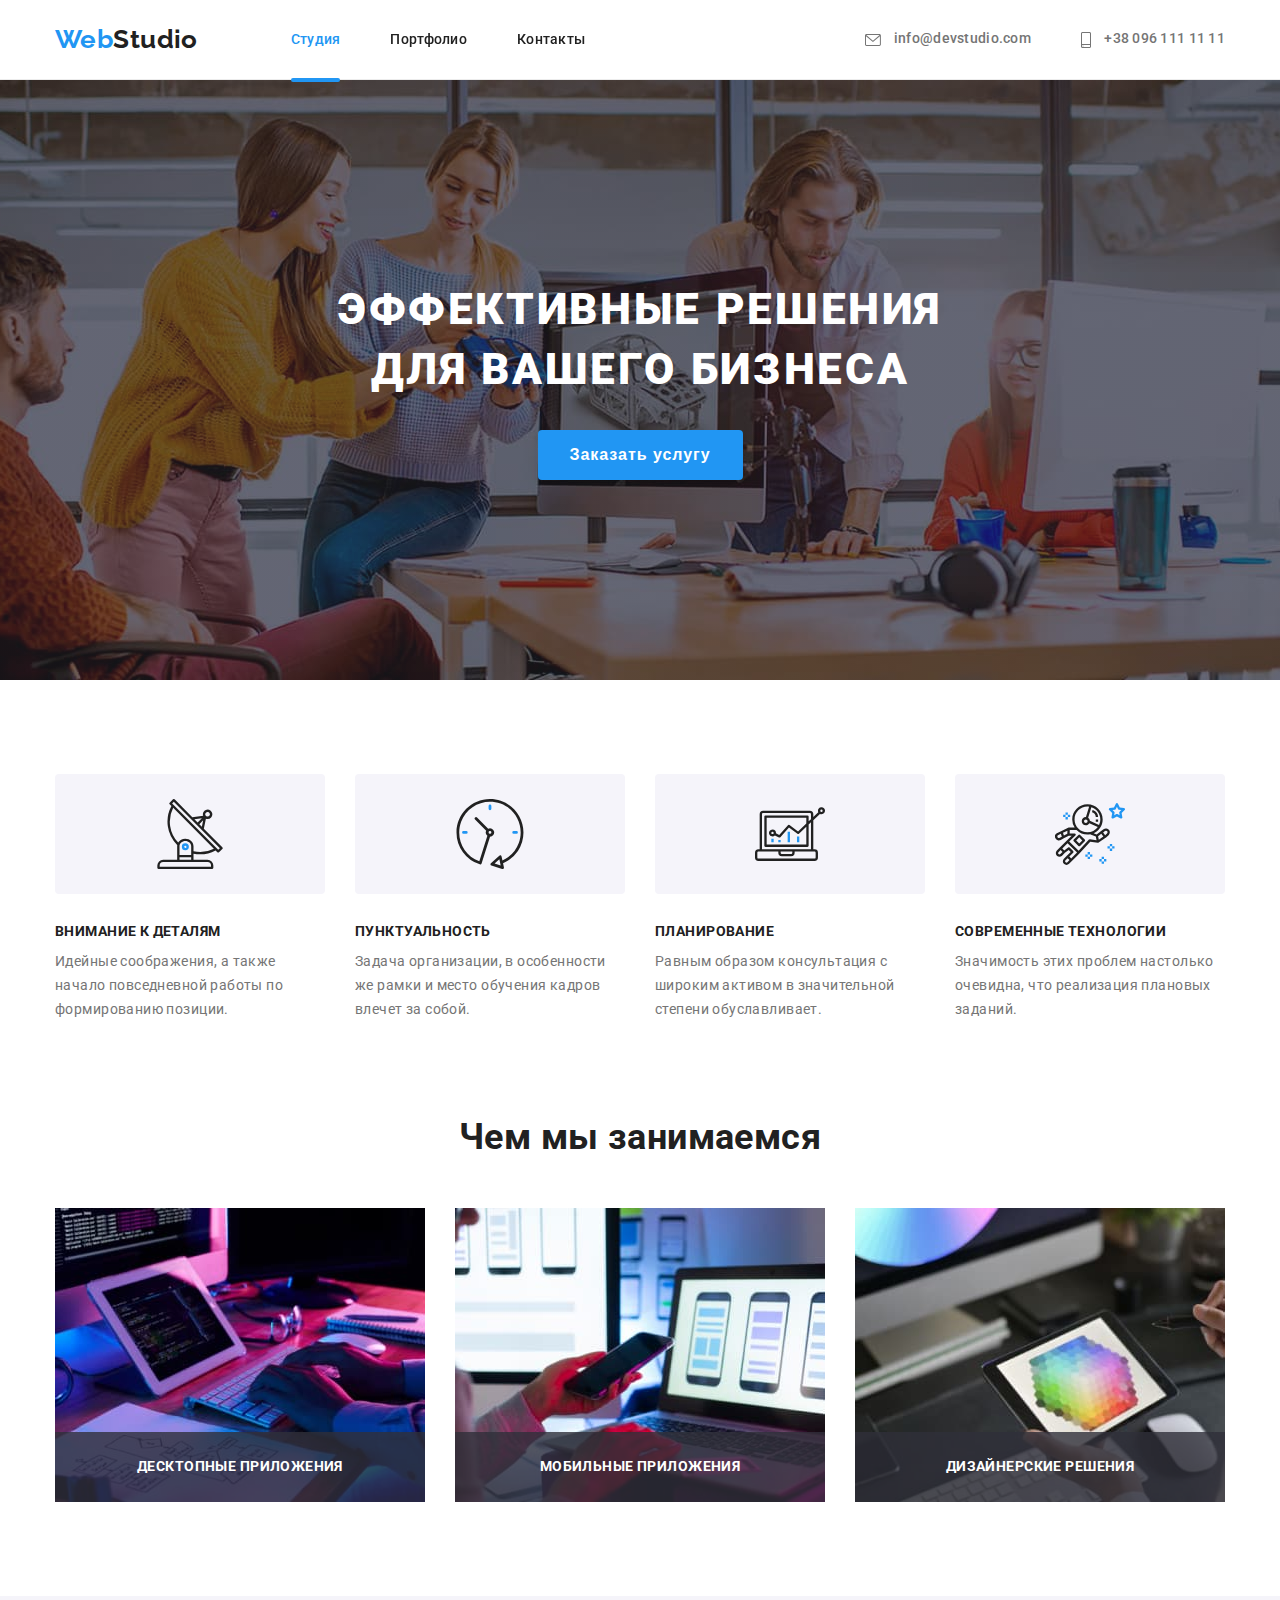
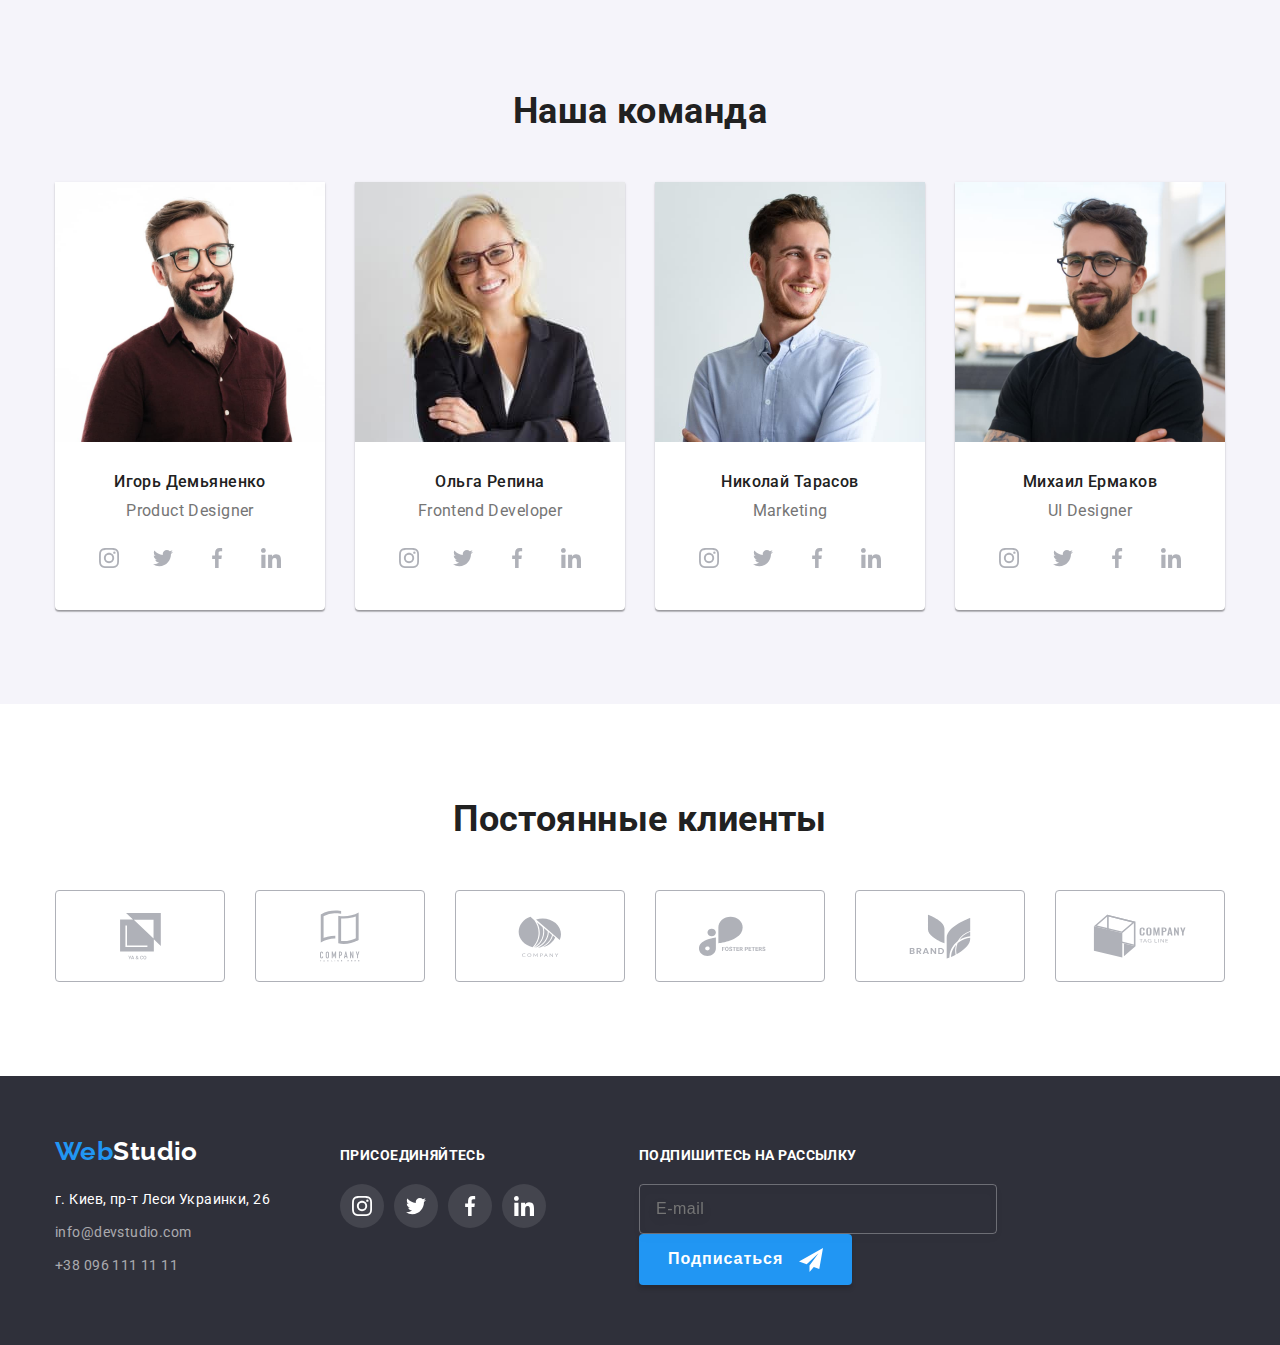
<file: index.html>
<!DOCTYPE html>
<html lang="ru">
  <head>
    <meta charset="UTF-8" />
    <meta http-equiv="X-UA-Compatible" content="IE=edge" />
    <meta name="viewport" content="width=device-width, initial-scale=1.0" />
    <title>Homework 6</title>
    <link rel="preconnect" href="https://fonts.gstatic.com" />
    <link
      href="https://fonts.googleapis.com/css2?family=Raleway:wght@700&family=Roboto:wght@400;500;700;900&display=swap"
      rel="stylesheet"
    />
    <link
      rel="stylesheet"
      href="https://cdnjs.cloudflare.com/ajax/libs/modern-normalize/1.0.0/modern-normalize.css"
      integrity="sha512-Zx6MlUMKSVJoQ+83OwhdILe8cSEsCzfqThJd7J/VA2UrK6Ctj85p+xzqfyuNXE5B1k25uUdmJ2OzItbBy9GHAQ=="
      crossorigin="anonymous"
    />
    <link rel="stylesheet" href="./css/styles.css" />
  </head>

  <body>
    <header class="header">
      <div class="container">
        <nav class="header-nav">
          <a lang="en" href="./index.html" class="link logo">
            <span class="blue-logo-part">Web</span>Studio
          </a>

          <ul class="site-nav list">
            <li class="item"><a href="" class="link current">Студия</a></li>
            <li class="item">
              <a href="./portfolio.html" class="link">Портфолио</a>
            </li>
            <li class="item"><a href="" class="link">Контакты</a></li>
          </ul>
        </nav>

        <ul class="address-nav list">
          <li class="item">
            <a lang="en" href="mailto:info@devstudio.com" class="link">
              <svg class="icon" width="16" height="12">
                <use href="./images/icons.svg#icon-envelope"></use>
              </svg>
              info@devstudio.com
            </a>
          </li>
          <li class="item">
            <a href="tel:+380961111111" class="link">
              <svg class="icon" width="10" height="16">
                <use href="./images/icons.svg#icon-smartphone"></use>
              </svg>
              +38 096 111 11 11</a
            >
          </li>
        </ul>
      </div>
    </header>

    <main>
      <section class="section hero">
        <div class="overlay">
          <div class="container">
            <h1 class="hero-title">
              Эффективные решения <br />
              для вашего бизнеса
            </h1>
            <button type="button" class="hero btn" data-modal-open>
              Заказать услугу
            </button>
          </div>
        </div>
      </section>

      <section class="section advantages">
        <div class="container">
          <h2 class="section-title visually-hidden">Наши преимущества</h2>
          <ul class="list">
            <li class="item">
              <div class="icon-wrapper">
                <svg class="icon" width="70" height="70">
                  <use href="./images/icons.svg#icon-antenna"></use>
                </svg>
              </div>
              <h3 class="item-title">Внимание к деталям</h3>
              <p class="item-content">
                Идейные соображения, а также начало повседневной работы по
                формированию позиции.
              </p>
            </li>
            <li class="item">
              <div class="icon-wrapper">
                <svg class="icon" width="70" height="70">
                  <use href="./images/icons.svg#icon-clock"></use>
                </svg>
              </div>
              <h3 class="item-title">Пунктуальность</h3>
              <p class="item-content">
                Задача организации, в особенности же рамки и место обучения
                кадров влечет за собой.
              </p>
            </li>
            <li class="item">
              <div class="icon-wrapper">
                <svg class="icon" width="70" height="70">
                  <use href="./images/icons.svg#icon-diagram"></use>
                </svg>
              </div>
              <h3 class="item-title">Планирование</h3>
              <p class="item-content">
                Равным образом консультация с широким активом в значительной
                степени обуславливает.
              </p>
            </li>
            <li class="item">
              <div class="icon-wrapper">
                <svg class="icon" width="70" height="70">
                  <use href="./images/icons.svg#icon-astronaut"></use>
                </svg>
              </div>
              <h3 class="item-title">Современные технологии</h3>
              <p class="item-content">
                Значимость этих проблем настолько очевидна, что реализация
                плановых заданий.
              </p>
            </li>
          </ul>
        </div>
      </section>

      <section class="section competence">
        <div class="container">
          <h2 class="section-title">Чем мы занимаемся</h2>
          <ul class="list">
            <li class="item">
              <img
                src="./images/image1.jpg"
                alt="Программист работающий за компьютером"
                width="370"
                height="294"
              />
              <div class="box">
                <h3 class="item-title">Десктопные приложения</h3>
              </div>
            </li>
            <li class="item">
              <img
                src="./images/image2.jpg"
                alt="Разработчик работающий над интерфейсом"
                width="370"
                height="294"
              />
              <div class="box">
                <h3 class="item-title">Мобильные приложения</h3>
              </div>
            </li>
            <li class="item">
              <img
                src="./images/image3.jpg"
                alt="Веб-дизайнер работающий с графическим планшетом"
                width="370"
                height="294"
              />
              <div class="box">
                <h3 class="item-title">Дизайнерские решения</h3>
              </div>
            </li>
          </ul>
        </div>
      </section>

      <section class="section team">
        <div class="container">
          <h2 class="section-title">Наша команда</h2>
          <ul class="list">
            <li class="item">
              <img
                class="item-image"
                src="./images/image4.jpg"
                alt="Игорь Демьяненко"
                width="270"
                height="260"
              />
              <div class="item-text-wrapper">
                <h3 class="item-title">Игорь Демьяненко</h3>
                <p lang="en" class="item-content">Product Designer</p>

                <ul class="socials-icon list">
                  <li class="icon-item">
                    <a
                      href=""
                      class="icon-wrapper link"
                      target="_blank"
                      rel="noopener noreferrer"
                      aria-label="Ссылка на Instagram"
                    >
                      <svg class="icon" width="20" height="20">
                        <use href="./images/icons.svg#icon-instagram"></use>
                      </svg>
                    </a>
                  </li>
                  <li class="icon-item">
                    <a
                      href=""
                      class="icon-wrapper link"
                      target="_blank"
                      rel="noopener noreferrer"
                      aria-label="Ссылка на Twitter"
                    >
                      <svg class="icon" width="20" height="20">
                        <use href="./images/icons.svg#icon-twitter"></use>
                      </svg>
                    </a>
                  </li>
                  <li class="icon-item">
                    <a
                      href=""
                      class="icon-wrapper link"
                      target="_blank"
                      rel="noopener noreferrer"
                      aria-label="Ссылка на Facebook"
                    >
                      <svg class="icon" width="20" height="20">
                        <use href="./images/icons.svg#icon-facebook"></use>
                      </svg>
                    </a>
                  </li>
                  <li class="icon-item">
                    <a
                      href=""
                      class="icon-wrapper link"
                      target="_blank"
                      rel="noopener noreferrer"
                      aria-label="Ссылка на LinkedIn"
                    >
                      <svg class="icon" width="20" height="20">
                        <use href="./images/icons.svg#icon-linkedin"></use>
                      </svg>
                    </a>
                  </li>
                </ul>
              </div>
            </li>
            <li class="item">
              <img
                class="item-image"
                src="./images/image5.jpg"
                alt="Ольга Репина"
                width="270"
                height="260"
              />
              <div class="item-text-wrapper">
                <h3 class="item-title">Ольга Репина</h3>
                <p class="item-content" lang="en">Frontend Developer</p>
                <ul class="socials-icon list">
                  <li class="icon-item">
                    <a
                      href=""
                      class="icon-wrapper link"
                      target="_blank"
                      rel="noopener noreferrer"
                      aria-label="Ссылка на Instagram"
                    >
                      <svg class="icon" width="20" height="20">
                        <use href="./images/icons.svg#icon-instagram"></use>
                      </svg>
                    </a>
                  </li>
                  <li class="icon-item">
                    <a
                      href=""
                      class="icon-wrapper link"
                      target="_blank"
                      rel="noopener noreferrer"
                      aria-label="Ссылка на Twitter"
                    >
                      <svg class="icon" width="20" height="20">
                        <use href="./images/icons.svg#icon-twitter"></use>
                      </svg>
                    </a>
                  </li>
                  <li class="icon-item">
                    <a
                      href=""
                      class="icon-wrapper link"
                      target="_blank"
                      rel="noopener noreferrer"
                      aria-label="Ссылка на Facebook"
                    >
                      <svg class="icon" width="20" height="20">
                        <use href="./images/icons.svg#icon-facebook"></use>
                      </svg>
                    </a>
                  </li>
                  <li class="icon-item">
                    <a
                      href=""
                      class="icon-wrapper link"
                      target="_blank"
                      rel="noopener noreferrer"
                      aria-label="Ссылка на LinkedIn"
                    >
                      <svg class="icon" width="20" height="20">
                        <use href="./images/icons.svg#icon-linkedin"></use>
                      </svg>
                    </a>
                  </li>
                </ul>
              </div>
            </li>
            <li class="item">
              <img
                class="item-image"
                src="./images/image6.jpg"
                alt="Николай Тарасов"
                width="270"
                height="260"
              />
              <div class="item-text-wrapper">
                <h3 class="item-title">Николай Тарасов</h3>
                <p class="item-content" lang="en">Marketing</p>
                <ul class="socials-icon list">
                  <li class="icon-item">
                    <a
                      href=""
                      class="icon-wrapper link"
                      target="_blank"
                      rel="noopener noreferrer"
                      aria-label="Ссылка на Instagram"
                    >
                      <svg class="icon" width="20" height="20">
                        <use href="./images/icons.svg#icon-instagram"></use>
                      </svg>
                    </a>
                  </li>
                  <li class="icon-item">
                    <a
                      href=""
                      class="icon-wrapper link"
                      target="_blank"
                      rel="noopener noreferrer"
                      aria-label="Ссылка на Twitter"
                    >
                      <svg class="icon" width="20" height="20">
                        <use href="./images/icons.svg#icon-twitter"></use>
                      </svg>
                    </a>
                  </li>
                  <li class="icon-item">
                    <a
                      href=""
                      class="icon-wrapper link"
                      target="_blank"
                      rel="noopener noreferrer"
                      aria-label="Ссылка на Facebook"
                    >
                      <svg class="icon" width="20" height="20">
                        <use href="./images/icons.svg#icon-facebook"></use>
                      </svg>
                    </a>
                  </li>
                  <li class="icon-item">
                    <a
                      href=""
                      class="icon-wrapper link"
                      target="_blank"
                      rel="noopener noreferrer"
                      aria-label="Ссылка на LinkedIn"
                    >
                      <svg class="icon" width="20" height="20">
                        <use href="./images/icons.svg#icon-linkedin"></use>
                      </svg>
                    </a>
                  </li>
                </ul>
              </div>
            </li>
            <li class="item">
              <img
                class="item-image"
                src="./images/image7.jpg"
                alt="Михаил Ермаков"
                width="270"
                height="260"
              />
              <div class="item-text-wrapper">
                <h3 class="item-title">Михаил Ермаков</h3>
                <p class="item-content" lang="en">UI Designer</p>
                <ul class="socials-icon list">
                  <li class="icon-item">
                    <a
                      href=""
                      class="icon-wrapper link"
                      target="_blank"
                      rel="noopener noreferrer"
                      aria-label="Ссылка на Instagram"
                    >
                      <svg class="icon" width="20" height="20">
                        <use href="./images/icons.svg#icon-instagram"></use>
                      </svg>
                    </a>
                  </li>
                  <li class="icon-item">
                    <a
                      href=""
                      class="icon-wrapper link"
                      target="_blank"
                      rel="noopener noreferrer"
                      aria-label="Ссылка на Twitter"
                    >
                      <svg class="icon" width="20" height="20">
                        <use href="./images/icons.svg#icon-twitter"></use>
                      </svg>
                    </a>
                  </li>
                  <li class="icon-item">
                    <a
                      href=""
                      class="icon-wrapper link"
                      target="_blank"
                      rel="noopener noreferrer"
                      aria-label="Ссылка на Facebook"
                    >
                      <svg class="icon" width="20" height="20">
                        <use href="./images/icons.svg#icon-facebook"></use>
                      </svg>
                    </a>
                  </li>
                  <li class="icon-item">
                    <a
                      href=""
                      class="icon-wrapper link"
                      target="_blank"
                      rel="noopener noreferrer"
                      aria-label="Ссылка на LinkedIn"
                    >
                      <svg class="icon" width="20" height="20">
                        <use href="./images/icons.svg#icon-linkedin"></use>
                      </svg>
                    </a>
                  </li>
                </ul>
              </div>
            </li>
          </ul>
        </div>
      </section>

      <section class="section clients">
        <div class="container">
          <h2 class="section-title">Постоянные клиенты</h2>
          <ul class="list">
            <li class="item">
              <a
                href="#"
                class="icon-wrapper link"
                target="_blank"
                rel="noopener noreferrer"
                aria-label="Ссылка на клиента №1"
              >
                <svg class="icon" width="41" height="46.7">
                  <use href="./images/icons.svg#icon-client1"></use>
                </svg>
              </a>
            </li>
            <li class="item">
              <a
                href="#"
                class="icon-wrapper link"
                target="_blank"
                rel="noopener noreferrer"
                aria-label="Ссылка на клиента №2"
              >
                <svg class="icon" width="40" height="52">
                  <use href="./images/icons.svg#icon-client2"></use>
                </svg>
              </a>
            </li>
            <li class="item">
              <a
                href="#"
                class="icon-wrapper link"
                target="_blank"
                rel="noopener noreferrer"
                aria-label="Ссылка на клиента №3"
              >
                <svg class="icon" width="43.46" height="41.18">
                  <use href="./images/icons.svg#icon-client3"></use>
                </svg>
              </a>
            </li>
            <li class="item">
              <a
                href="#"
                class="icon-wrapper link"
                target="_blank"
                rel="noopener noreferrer"
                aria-label="Ссылка на клиента №4"
              >
                <svg class="icon" width="84.44" height="40.62">
                  <use href="./images/icons.svg#icon-client4"></use>
                </svg>
              </a>
            </li>
            <li class="item">
              <a
                href="#"
                class="icon-wrapper link"
                target="_blank"
                rel="noopener noreferrer"
                aria-label="Ссылка на клиента №5"
              >
                <svg class="icon" width="62.54" height="45.43">
                  <use href="./images/icons.svg#icon-client5"></use>
                </svg>
              </a>
            </li>
            <li class="item">
              <a
                href="#"
                class="icon-wrapper link"
                target="_blank"
                rel="noopener noreferrer"
                aria-label="Ссылка на клиента №6"
              >
                <svg class="icon" width="93.79" height="43.93">
                  <use href="./images/icons.svg#icon-client6"></use>
                </svg>
              </a>
            </li>
          </ul>
        </div>
      </section>
    </main>

    <footer class="footer">
      <div class="container">
        <div class="first-wrapper">
          <a lang="en" href="./index.html" class="link logo"
            ><span class="blue-logo-part">Web</span>Studio</a
          >

          <address class="address-nav list">
            <p class="map address">г. Киев, пр-т Леси Украинки, 26</p>
            <a lang="en" href="mailto:info@devstudio.com" class="link"
              >info@devstudio.com</a
            >
            <a href="tel:+380961111111" class="link">+38 096 111 11 11</a>
          </address>
        </div>

        <div class="second-wrapper">
          <h3 class="item-title">присоединяйтесь</h3>
          <ul class="socials-icon list">
            <li class="icon-item">
              <a
                href=""
                class="icon-wrapper link"
                target="_blank"
                rel="noopener noreferrer"
                aria-label="Ссылка на Instagram"
              >
                <svg class="icon" width="20" height="20">
                  <use href="./images/icons.svg#icon-instagram"></use>
                </svg>
              </a>
            </li>
            <li class="icon-item">
              <a
                href=""
                class="icon-wrapper link"
                target="_blank"
                rel="noopener noreferrer"
                aria-label="Ссылка на Twitter"
              >
                <svg class="icon" width="20" height="20">
                  <use href="./images/icons.svg#icon-twitter"></use>
                </svg>
              </a>
            </li>
            <li class="icon-item">
              <a
                href=""
                class="icon-wrapper link"
                target="_blank"
                rel="noopener noreferrer"
                aria-label="Ссылка на Facebook"
              >
                <svg class="icon" width="20" height="20">
                  <use href="./images/icons.svg#icon-facebook"></use>
                </svg>
              </a>
            </li>
            <li class="icon-item">
              <a
                href=""
                class="icon-wrapper link"
                target="_blank"
                rel="noopener noreferrer"
                aria-label="Ссылка на LinkedIn"
              >
                <svg class="icon" width="20" height="20">
                  <use href="./images/icons.svg#icon-linkedin"></use>
                </svg>
              </a>
            </li>
          </ul>
        </div>

        <form class="form">
          <label class="form-label" for="mail">Подпишитесь на рассылку</label>
          <div class="form-field">
            <input type="email" name="mail" id="mail" placeholder="E-mail" />
            <button class="btn" type="submit">
              Подписаться
              <svg class="icon" width="24" height="24">
                <use href="./images/icons.svg#icon-plane"></use>
              </svg>
            </button>
          </div>
        </form>
      </div>
    </footer>

    <div class="backdrop is-hidden" data-modal>
      <div class="modal">
        <h3 class="modal-title">Оставьте свои данные, мы вам перезвоним</h3>
        <button type="button" class="btn-close" data-modal-close>
          <svg class="icon" width="11" height="11">
            <use href="./images/icons.svg#icon-close"></use>
          </svg>
        </button>

        <form class="modal-form" autocomplete="off">
          <div class="form-field">
            <label for="name" class="form-lable">Имя</label>
            <input
              class="form-input"
              type="text"
              name="name"
              id="name"
              required
              autofocus
            />
            <svg class="icon" width="18" height="18">
              <use href="./images/icons.svg#icon-person-black"></use>
            </svg>
          </div>

          <div class="form-field">
            <label for="tel" class="form-lable">Телефон</label>
            <input class="form-input" type="tel" name="tel" id="tel" required />
            <svg class="icon" width="18" height="18">
              <use href="./images/icons.svg#icon-phone-black"></use>
            </svg>
          </div>

          <div class="form-field">
            <label for="mail" class="form-lable">Почта</label>
            <input
              class="form-input"
              type="email"
              name="mail"
              id="mail"
              required
            />
            <svg class="icon" width="18" height="18">
              <use href="./images/icons.svg#icon-envelope-black"></use>
            </svg>
          </div>

          <div class="form-field">
            <label for="comment" class="form-lable">Комментарий</label>
            <textarea
              class="form-textarea"
              name="comment"
              placeholder="Введите текст"
              id="comment"
            ></textarea>
          </div>

          <div class="wrapper">

            <input
              class="form-checkbox"
              type="checkbox"
              name="policy"
              id="policy"
            />

            <div class="form-field checkbox">
              <label for="policy" class="form-lable">
              
                <div class="first-iconbox-wrapper">
                  <svg class="box-checked" width="16" height="15">
                    <use href="./images/icons.svg#icon-box-checked"></use>
                  </svg>
                </div>

                <div class="second-iconbox-wrapper">
                  <svg class="box" width="16" height="15">
                    <use href="./images/icons.svg#icon-box"></use>
                  </svg>
                </div>

                <!-- second type of checkbox -->
                <!-- <span class="iconbox-wrapper"></span> -->

                Соглашаюсь с рассылкой и принимаю
              </label>
              <a href="" class="link"> Условия договора</a>
            </div>

            <button class="disabled btn" type="submit">Отправить</button>
          </div>
        </form>
      </div>
    </div>

    <script src="./js/modal.js" type="module"></script>
    <script src="./js/headerFixed.js" type="module"></script>
  </body>
</html>
</file>
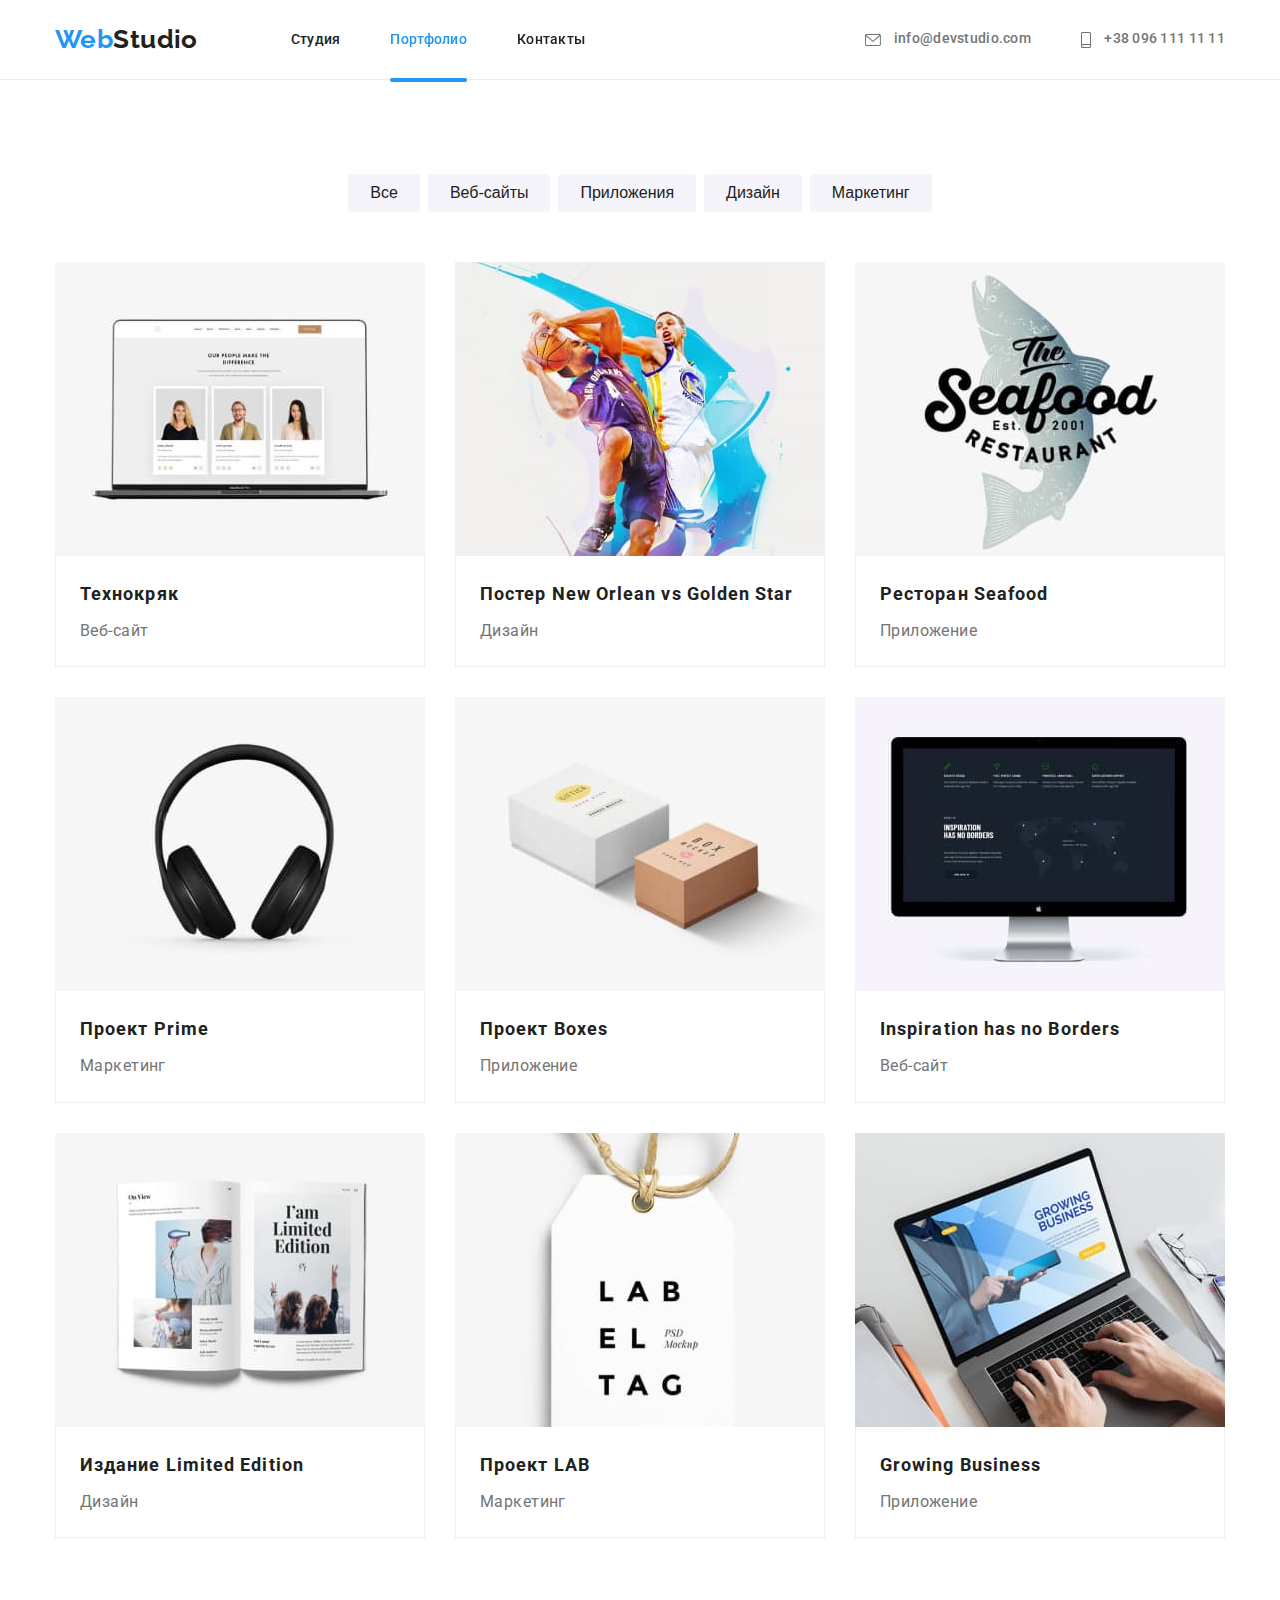
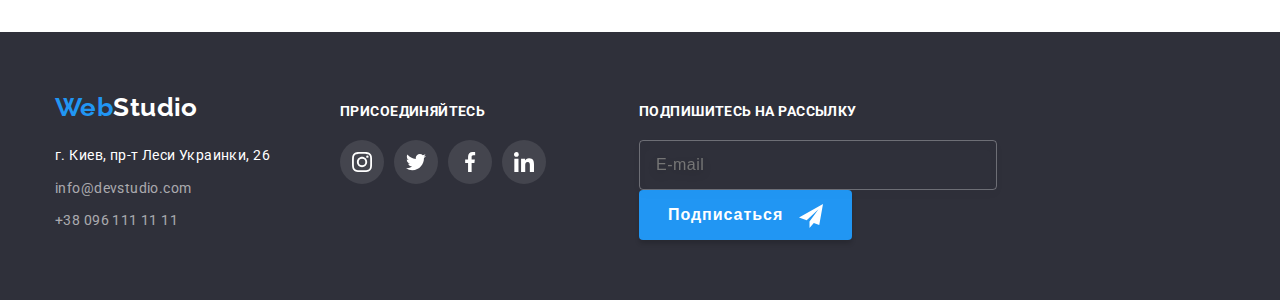
<file: portfolio.html>
<!DOCTYPE html>
<html lang="ru">
  <head>
    <meta charset="UTF-8" />
    <meta http-equiv="X-UA-Compatible" content="IE=edge" />
    <meta name="viewport" content="width=device-width, initial-scale=1.0" />
    <title>Homework 6</title>
    <link rel="preconnect" href="https://fonts.gstatic.com" />
    <link
      href="https://fonts.googleapis.com/css2?family=Raleway:wght@700&family=Roboto:wght@400;500;700;900&display=swap"
      rel="stylesheet"
    />
    <link
      rel="stylesheet"
      href="https://cdnjs.cloudflare.com/ajax/libs/modern-normalize/1.0.0/modern-normalize.css"
      integrity="sha512-Zx6MlUMKSVJoQ+83OwhdILe8cSEsCzfqThJd7J/VA2UrK6Ctj85p+xzqfyuNXE5B1k25uUdmJ2OzItbBy9GHAQ=="
      crossorigin="anonymous"
    />
    <link rel="stylesheet" href="./css/styles.css" />
  </head>
  <body>
    <header class="header">
      <div class="container">
        <nav class="header-nav">
          <a lang="en" href="./index.html" class="link logo">
            <span class="blue-logo-part">Web</span>Studio
          </a>

          <ul class="site-nav list">
            <li class="item"><a href="./index.html" class="link">Студия</a></li>
            <li class="item">
              <a href="" class="link current">Портфолио</a>
            </li>
            <li class="item"><a href="" class="link">Контакты</a></li>
          </ul>
        </nav>

        <ul class="address-nav list">
          <li class="item">
            <a lang="en" href="mailto:info@devstudio.com" class="link">
              <svg class="icon" width="16" height="12">
                <use href="./images/icons.svg#icon-envelope"></use>
              </svg>
              info@devstudio.com
            </a>
          </li>
          <li class="item">
            <a href="tel:+380961111111" class="link">
              <svg class="icon" width="10" height="16">
                <use href="./images/icons.svg#icon-smartphone"></use>
              </svg>
              +38 096 111 11 11</a
            >
          </li>
        </ul>
      </div>
    </header>

    <main>
      <section class="section filter">
        <div class="container">
          <h2 class="section-title visually-hidden">Наши работы</h2>
          <ul class="tab-nav list">
            <li class="item">
              <button type="button" class="filter btn">Все</button>
            </li>
            <li class="item">
              <button type="button" class="filter btn">Веб-сайты</button>
            </li>
            <li class="item">
              <button type="button" class="filter btn">Приложения</button>
            </li>
            <li class="item">
              <button type="button" class="filter btn">Дизайн</button>
            </li>
            <li class="item">
              <button type="button" class="filter btn">Маркетинг</button>
            </li>
          </ul>

          <ul class="page-nav list">
            <li class="item">
              <div class="image-thumb"> 
              <a href="" class="link">
                <img
                  src="./images/image8.jpg"
                  alt="Открытый ноутбук"
                  width="370"
                  height="294"
                />
                <div class="image-overlay">
                  <p class="overlay-content">Технокряк это современная площадка распространения коронавируса. Компании используют эту платформу для цифрового шпионажа и атак на защищённые сервера конкурентов.</p>
                </div>
              </div>
                <div class="half-border">
                  <h3 class="item-title">Технокряк</h3>
                  <p class="item-content">Веб-сайт</p>
                </div>
              </a>
            </li>
            <li class="item">
              <div class="image-thumb"> 
              <a href="" class="link">
                <img
                  src="./images/image9.jpg"
                  alt="Постер команд"
                  width="370"
                  height="294"
                />
                <div class="image-overlay">
                  <p class="overlay-content">Технокряк это современная площадка распространения коронавируса. Компании используют эту платформу для цифрового шпионажа и атак на защищённые сервера конкурентов.</p>
                </div>
              </div>
                <div class="half-border">
                  <h3 class="item-title">Постер New Orlean vs Golden Star</h3>
                  <p class="item-content">Дизайн</p>
                </div>
              </a>
            </li>
            <li class="item">
              <div class="image-thumb"> 
              <a href="" class="link">
                <img
                  src="./images/image10.jpg"
                  alt="Логотип ресторана"
                  width="370"
                  height="294"
                />
                <div class="image-overlay">
                  <p class="overlay-content">Технокряк это современная площадка распространения коронавируса. Компании используют эту платформу для цифрового шпионажа и атак на защищённые сервера конкурентов.</p>
                </div>
              </div>
                <div class="half-border">
                  <h3 class="item-title">Ресторан Seafood</h3>
                  <p class="item-content">Приложение</p>
                </div>
              </a>
            </li>
            <li class="item">
              <div class="image-thumb"> 
              <a href="" class="link">
                <img
                  src="./images/image11.jpg"
                  alt="Наушники"
                  width="370"
                  height="294"
                />
                <div class="image-overlay">
                  <p class="overlay-content">Технокряк это современная площадка распространения коронавируса. Компании используют эту платформу для цифрового шпионажа и атак на защищённые сервера конкурентов.</p>
                </div>
              </div>
                <div class="half-border">
                  <h3 class="item-title">Проект Prime</h3>
                  <p class="item-content">Маркетинг</p>
                </div>
              </a>
            </li>
            <li class="item">
              <div class="image-thumb"> 
              <a href="" class="link">
                <img
                  src="./images/image12.jpg"
                  alt="Коробки"
                  width="370"
                  height="294"
                />
                <div class="image-overlay">
                  <p class="overlay-content">Технокряк это современная площадка распространения коронавируса. Компании используют эту платформу для цифрового шпионажа и атак на защищённые сервера конкурентов.</p>
                </div>
              </div>
                <div class="half-border">
                  <h3 class="item-title">Проект Boxes</h3>
                  <p class="item-content">Приложение</p>
                </div>
              </a>
            </li>
            <li class="item">
              <div class="image-thumb"> 
              <a href="" class="link">
                <img
                  src="./images/image13.jpg"
                  alt="Компьютер"
                  width="370"
                  height="294"
                />
                <div class="image-overlay">
                  <p class="overlay-content">Технокряк это современная площадка распространения коронавируса. Компании используют эту платформу для цифрового шпионажа и атак на защищённые сервера конкурентов.</p>
                </div>
              </div>
                <div class="half-border">
                  <h3 class="item-title">Inspiration has no Borders</h3>
                  <p class="item-content">Веб-сайт</p>
                </div>
              </a>
            </li>
            <li class="item">
              <div class="image-thumb"> 
              <a href="" class="link">
                <img
                  src="./images/image14.jpg"
                  alt="Книга"
                  width="370"
                  height="294"
                />
                <div class="image-overlay">
                  <p class="overlay-content">Технокряк это современная площадка распространения коронавируса. Компании используют эту платформу для цифрового шпионажа и атак на защищённые сервера конкурентов.</p>
                </div>
              </div>
                <div class="half-border">
                  <h3 class="item-title">Издание Limited Edition</h3>
                  <p class="item-content">Дизайн</p>
                </div>
              </a>
            </li>
            <li class="item">
              <div class="image-thumb"> 
              <a href="" class="link">
                <img
                  src="./images/image15.jpg"
                  alt="Бирка"
                  width="370"
                  height="294"
                />
                <div class="image-overlay">
                  <p class="overlay-content">Технокряк это современная площадка распространения коронавируса. Компании используют эту платформу для цифрового шпионажа и атак на защищённые сервера конкурентов.</p>
                </div>
              </div>
                <div class="half-border">
                  <h3 class="item-title">Проект LAB</h3>
                  <p class="item-content">Маркетинг</p>
                </div>
              </a>
            </li>
            <li class="item">
              <div class="image-thumb"> 
              <a href="" class="link">
                <img
                  src="./images/image16.jpg"
                  alt="Ноутбук"
                  width="370"
                  height="294"
                />
                <div class="image-overlay">
                  <p class="overlay-content">Технокряк это современная площадка распространения коронавируса. Компании используют эту платформу для цифрового шпионажа и атак на защищённые сервера конкурентов.</p>
                </div>
              </div>
                <div class="half-border">
                  <h3 class="item-title">Growing Business</h3>
                  <p class="item-content">Приложение</p>
                </div>
              </a>
            </li>
          </ul>
        </div>
      </section>
    </main>

    <footer class="footer">
      <div class="container">
        <div class="first-wrapper">
          <a lang="en" href="./index.html" class="link logo"
            ><span class="blue-logo-part">Web</span>Studio</a
          >

          <address class="address-nav list">
            <p class="map address">г. Киев, пр-т Леси Украинки, 26</p>
            <a lang="en" href="mailto:info@devstudio.com" class="link"
              >info@devstudio.com</a
            >
            <a href="tel:+380961111111" class="link">+38 096 111 11 11</a>
          </address>
        </div>

        <div class="second-wrapper">
          <h3 class="item-title">присоединяйтесь</h3>
          <ul class="socials-icon list">
            <li class="icon-item">
              <a
                href=""
                class="icon-wrapper link"
                target="_blank"
                rel="noopener noreferrer"
                aria-label="Ссылка на Instagram"
              >
                <svg class="icon" width="20" height="20">
                  <use href="./images/icons.svg#icon-instagram"></use>
                </svg>
              </a>
            </li>
            <li class="icon-item">
              <a
                href=""
                class="icon-wrapper link"
                target="_blank"
                rel="noopener noreferrer"
                aria-label="Ссылка на Twitter"
              >
                <svg class="icon" width="20" height="20">
                  <use href="./images/icons.svg#icon-twitter"></use>
                </svg>
              </a>
            </li>
            <li class="icon-item">
              <a
                href=""
                class="icon-wrapper link"
                target="_blank"
                rel="noopener noreferrer"
                aria-label="Ссылка на Facebook"
              >
                <svg class="icon" width="20" height="20">
                  <use href="./images/icons.svg#icon-facebook"></use>
                </svg>
              </a>
            </li>
            <li class="icon-item">
              <a
                href=""
                class="icon-wrapper link"
                target="_blank"
                rel="noopener noreferrer"
                aria-label="Ссылка на LinkedIn"
              >
                <svg class="icon" width="20" height="20">
                  <use href="./images/icons.svg#icon-linkedin"></use>
                </svg>
              </a>
            </li>
          </ul>
        </div>

        <form class="form">
          <label class="form-label" for="mail">Подпишитесь на рассылку</label>
          <div class="form-field">
            <input type="email" name="mail" id="mail" placeholder="E-mail" />
            <button class="btn" type="submit">
              Подписаться
              <svg class="icon" width="24" height="24">
                <use href="./images/icons.svg#icon-plane"></use>
              </svg>
            </button>
          </div>
        </form>
      </div>
    </footer>

    <script src="./js/headerFixed.js" type="module"></script>
  </body>
</html>
</file>
<file: css/styles.css>
:root {
  --main-text-color: #757575;
  --title-color: #212121;
  --accent-color: #2196f3;
  --secondary-text-color: #ffffff;
  --footer-address-color: rgba(255, 255, 255, 0.6);

  --bg-color: #ffffff;
  --second-bg-color: #f5f4fa;
  --dark-bg-color: #2f303a;

  --btn-shadow: 0px 4px 4px rgba(0, 0, 0, 0.15);

  --main-font: "Roboto", sans-serif;
  --secondary-font: "Raleway", sans-serif;

  --icon-color: #afb1b8;
  --transition-duration: 250ms;
  --cubic-bezier: cubic-bezier(0.4, 0, 0.2, 1);
}

html {
  box-sizing: border-box;
}

*,
*::before,
*::after {
  box-sizing: inherit;
}

body {
  color: var(--main-text-color);
  background-color: var(--bg-color);

  font-family: var(--main-font);
  font-weight: 400;
  font-size: 14px;
  line-height: 1.7;
  letter-spacing: 0.03em;
  margin: 0;
}

h1,
h2,
h3,
p {
  margin-top: 0;
  margin-bottom: 0;
}

img {
  display: block;
  max-width: 100%;
  height: auto;
}

.container {
  width: 1200px;
  padding-right: 15px;
  padding-left: 15px;
  margin-right: auto;
  margin-left: auto;
}

.section.team {
  background-color: var(--second-bg-color);
}

.link {
  color: inherit;
  text-decoration: none;
}

.link:hover,
.link:focus {
  color: var(--accent-color);
}

.list {
  list-style: none;
  margin: 0;
  padding: 0;
}

.btn {
  cursor: pointer;
  border-radius: 4px;
  border: none;
  outline: none;
}

.icon {
  fill: currentColor;
  vertical-align: middle;
}

.header {
  position: fixed;
  z-index: 15;
  top: 0;
  left: 0;
  width: 100%;
  min-height: 80px;
  border-bottom: 1px solid #ececec;
  padding-top: 24px;
  padding-bottom: 24px;
  background-color: var(--bg-color);
}

.header .container {
  display: flex;
  align-items: center;
}

.header-nav {
  display: flex;
  align-items: center;
}

.site-nav {
  display: flex;
}

.header .address-nav {
  font-weight: 500;
  font-size: 14px;
  line-height: 1.14;
  letter-spacing: 0.02em;
  display: flex;
  margin-left: auto;
}

.site-nav .item:not(:first-child),
.header .address-nav .item:not(:first-child) {
  margin-left: 50px;
}

.header .address-nav .icon {
  margin-right: 10px;
}

.logo {
  color: var(--title-color);
  font-family: var(--secondary-font);
  font-weight: 700;
  font-size: 26px;
  line-height: 1.2;
  margin-right: 93px;
  transition: color var(--transition-duration) var(--cubic-bezier);
}

.logo:hover,
.logo:focus {
  color: var(--accent-color);
}

.blue-logo-part {
  color: var(--accent-color);
  transition: color var(--transition-duration) var(--cubic-bezier);
}

.logo:hover .blue-logo-part,
.logo:focus .blue-logo-part {
  color: var(--title-color);
}

.site-nav .link {
  color: var(--title-color);
  font-weight: 500;
  line-height: 1.14;
  letter-spacing: 0.02em;
  transition: color var(--transition-duration) var(--cubic-bezier);
}

.site-nav .link:hover,
.site-nav .link:focus {
  color: var(--accent-color);
}

.site-nav .link.current {
  color: var(--accent-color);
  padding-bottom: 32px;
}

.site-nav .item {
  position: relative;
}

.site-nav .link.current::after {
  content: "";
  display: block;
  position: absolute;
  background-color: var(--accent-color);
  height: 4px;
  width: 100%;
  border-radius: 2px;
  top: 210%;
}

.section {
  padding-top: 94px;
  padding-bottom: 94px;
}

.section.advantages {
  padding-bottom: 0;
}

.section.hero {
  padding-top: 0;
  padding-bottom: 0;
  background-color: var(--dark-bg-color);
  text-align: center;
}

.hero > .overlay {
  max-width: 1600px;
  height: 600px;
  padding-top: 200px;
  padding-bottom: 200px;
  margin-right: auto;
  margin-left: auto;
  background-image: linear-gradient(
      rgba(47, 48, 58, 0.4),
      rgba(47, 48, 58, 0.4)
    ),
    url("../images/hero-image.jpg");
  background-repeat: no-repeat;
  background-position: center;
  background-size: cover;
}

.hero-title {
  color: var(--secondary-text-color);
  font-weight: 900;
  font-size: 44px;
  line-height: 1.36;
  letter-spacing: 0.06em;
  text-transform: uppercase;
}

.hero .btn,
.footer .btn,
.modal .btn {
  color: var(--secondary-text-color);
  background-color: var(--accent-color);
  font-weight: 700;
  font-size: 16px;
  line-height: 1.9;
  letter-spacing: 0.06em;
  padding: 10px 32px;
  margin-top: 30px;
  box-shadow: var(--btn-shadow);
  transition: color var(--transition-duration) var(--cubic-bezier),
    background-color var(--transition-duration) var(--cubic-bezier);
}

.footer .btn {
  margin-top: 0;
  padding: 10px 29px;
}

.modal .btn {
  padding: 10px 55px;
}

.hero .btn:hover,
.hero .btn:focus,
.footer .btn:hover,
.footer .btn:focus {
  color: var(--title-color);
  background-color: var(--second-bg-color);
}

.section-title {
  color: var(--title-color);
  font-weight: 700;
  font-size: 36px;
  line-height: 1.17;
  text-align: center;
}

.item-title {
  color: var(--title-color);
}

.item-content {
  color: var(--main-text-color);
}

.advantages .list {
  display: flex;
  justify-content: space-between;
}

.advantages .item:not(:first-child) {
  margin-left: 30px;
}

.advantages .item {
  flex-basis: calc((100% - 3 * 30px) / 4);
}

.advantages .item-content {
  margin-top: 10px;
}

.advantages .item-title {
  font-weight: 700;
  line-height: 1.14;
  text-transform: uppercase;
  font-size: 14px;
  margin-top: 30px;
}

.advantages .icon-wrapper {
  width: 270px;
  height: 120px;
  background-color: var(--second-bg-color);
  border-radius: 4px;
  display: flex;
  align-items: center;
  justify-content: center;
}

.competence .list {
  display: flex;
  justify-content: space-between;
  margin-top: 50px;
}

.competence .item {
  position: relative;
}

.competence .box {
  position: absolute;
  bottom: 0;
  left: 0;
  display: flex;
  justify-content: center;
  align-items: center;
  width: 100%;
  height: 70px;
  background-color: rgba(47, 48, 58, 0.8);
  z-index: 2;
}

.competence .item-title {
  font-weight: 700;
  font-size: 14px;
  line-height: 1.14;
  text-align: center;
  letter-spacing: 0.03em;
  text-transform: uppercase;
  color: var(--secondary-text-color);
}

.team .list {
  display: flex;
  justify-content: space-between;
  margin-top: 50px;
}

.team .item {
  background: var(--bg-color);
  box-shadow: 0px 1px 3px rgba(0, 0, 0, 0.12), 0px 1px 1px rgba(0, 0, 0, 0.14),
    0px 2px 1px rgba(0, 0, 0, 0.2);
  border-radius: 0px 0px 4px 4px;
  overflow: hidden;
}

.team .item-title {
  font-weight: 500;
}

.team .item-content {
  margin-top: 10px;
}

.team .item-title,
.team .item-content {
  font-size: 16px;
  line-height: 1.2;
  text-align: center;
}

.team .item-text-wrapper {
  padding-top: 30px;
  padding-bottom: 30px;
}

.team .socials-icon.list {
  display: flex;
  justify-content: center;
  align-items: center;
  margin-top: 16px;
}

.team .icon-wrapper,
.footer .icon-wrapper {
  display: flex;
  justify-content: center;
  align-items: center;
  width: 44px;
  height: 44px;
  border-radius: 50%;
}

.team .icon-wrapper {
  background-color: var(--bg-color);
  color: var(--icon-color);
  transition: color var(--transition-duration) var(--cubic-bezier),
    background-color var(--transition-duration) var(--cubic-bezier);
}

.team .icon-wrapper:hover,
.team .icon-wrapper:focus {
  background-color: var(--accent-color);
  color: var(--bg-color);
}

.team .icon-item:not(:first-child) {
  margin-left: 10px;
}

.clients .list {
  display: flex;
  justify-content: space-between;
  margin-top: 50px;
}

.clients .icon-wrapper {
  width: 170px;
  height: 92px;
  display: flex;
  justify-content: center;
  align-items: center;
  border: 1px solid var(--icon-color);
  border-radius: 4px;
  color: var(--icon-color);
  transition: color var(--transition-duration) var(--cubic-bezier),
    border var(--transition-duration) var(--cubic-bezier);
}

.clients .icon-wrapper:hover,
.clients .icon-wrapper:focus {
  color: var(--accent-color);
  border: 1px solid var(--accent-color);
}

.clients .item:not(:first-child) {
  margin-left: 30px;
}

.filter .btn {
  color: var(--title-color);
  background-color: var(--second-bg-color);
  font-weight: 500;
  font-size: 16px;
  line-height: 1.6;
  text-align: center;
  padding: 6px 22px;
  transition: color var(--transition-duration) var(--cubic-bezier),
    background-color var(--transition-duration) var(--cubic-bezier),
    box-shadow var(--transition-duration) var(--cubic-bezier);
}

.filter .btn:hover,
.filter .btn:focus {
  color: var(--secondary-text-color);
  background-color: var(--accent-color);
  box-shadow: var(--btn-shadow);
}

.tab-nav {
  display: flex;
  justify-content: center;
  margin-bottom: 50px;
}

.tab-nav .item:not(:first-child) {
  margin-left: 8px;
}

.page-nav {
  display: flex;
  flex-wrap: wrap;
  margin-left: -30px;
  margin-top: -30px;
}

.page-nav .item {
  flex-basis: calc((100% - 3 * 30px) / 3);
  margin-left: 30px;
  margin-top: 30px;
  transition: box-shadow var(--transition-duration) var(--cubic-bezier);
}

.page-nav .item:hover {
  box-shadow: 0px 1px 1px rgba(0, 0, 0, 0.12), 0px 4px 4px rgba(0, 0, 0, 0.06),
    1px 4px 6px rgba(0, 0, 0, 0.16);
}

.page-nav .image-thumb {
  position: relative;
  overflow: hidden;
}
.page-nav .image-overlay {
  position: absolute;
  width: 100%;
  height: 100%;
  bottom: 0;
  left: 0;
  background-color: rgba(33, 150, 243, 0.9);
  padding: 63px 24px;
  opacity: 0;
  transform: translateY(100%);
  transition: opacity var(--transition-duration) var(--cubic-bezier),
    transform var(--transition-duration) var(--cubic-bezier);
}

.page-nav .overlay-content {
  font-size: 18px;
  line-height: 1.56;
  letter-spacing: 0.03em;
  color: var(--secondary-text-color);
}

.page-nav .item:hover .image-overlay {
  opacity: 1;
  transform: translateY(0);
}

.half-border {
  padding: 20px 24px;
  background: var(--bg-color);
  border-right: 1px solid #eeeeee;
  border-left: 1px solid #eeeeee;
  border-bottom: 1px solid #eeeeee;
}

.page-nav .item-title {
  font-weight: 700;
  font-size: 18px;
  line-height: 2;
  letter-spacing: 0.06em;
}

.page-nav .item-content {
  font-size: 16px;
  line-height: 1.9;
  margin-top: 4px;
}

.footer {
  background-color: var(--dark-bg-color);
  padding-top: 60px;
  padding-bottom: 60px;
}

.footer .container {
  display: flex;
  justify-content: space-between;
}

.footer .address-nav {
  color: var(--footer-address-color);
  font-style: normal;
  display: flex;
  flex-direction: column;
  align-items: flex-start;
  margin-top: 20px;
}

.footer .address-nav .link {
  margin-top: 9px;
}

.address-nav .link {
  transition: color var(--transition-duration) var(--cubic-bezier);
}

.address-nav .link:hover,
.address-nav .link:focus {
  color: var(--accent-color);
}

.footer .address.map {
  color: var(--secondary-text-color);
}

.footer .logo {
  color: var(--secondary-text-color);
  margin-right: 0;
  transition: color var(--transition-duration) var(--cubic-bezier);
}

.footer .logo:hover,
.footer .logo:focus {
  color: var(--accent-color);
}

.footer .logo .blue-logo-part {
  transition: color var(--transition-duration) var(--cubic-bezier);
}

.footer .logo:hover .blue-logo-part,
.footer .logo:focus .blue-logo-part {
  color: var(--secondary-text-color);
}

.footer .second-wrapper {
  display: flex;
  flex-direction: column;
  margin-left: 70px;
}

.footer .item-title {
  font-weight: 700;
  line-height: 1.14;
  text-transform: uppercase;
  font-size: 14px;
  color: var(--secondary-text-color);
  padding-top: 12px;
}

.footer .socials-icon.list {
  display: flex;
  margin-top: 20px;
}

.footer .icon-wrapper {
  background-color: rgba(255, 255, 255, 0.1);
  color: var(--bg-color);
  transition: color var(--transition-duration) var(--cubic-bezier),
    background-color var(--transition-duration) var(--cubic-bezier);
}

.footer .icon-wrapper:hover,
.footer .icon-wrapper:focus {
  background-color: var(--accent-color);
  color: var(--bg-color);
}

.footer .icon-item:not(:first-child) {
  margin-left: 10px;
}

.footer .form {
  display: flex;
  flex-direction: column;
  margin-left: 93px;
}

.footer .form .icon {
  margin-left: 10px;
}

.footer .form-label {
  font-weight: 700;
  font-size: 14px;
  line-height: 1.14;
  letter-spacing: 0.03em;
  text-transform: uppercase;
  color: var(--secondary-text-color);
  padding-top: 12px;
  margin-bottom: 20px;
  margin-left: 0;
}

.footer input[type="email"] {
  font-size: 16px;
  line-height: 1.25;
  padding: 14px 16px;
  letter-spacing: 0.03em;
  color: rgba(255, 255, 255, 0.6);
  background-color: transparent;
  border: 1px solid rgba(255, 255, 255, 0.3);
  filter: drop-shadow(0px 4px 4px rgba(0, 0, 0, 0.15));
  border-radius: 4px;
  width: 358px;
  margin-right: 12px;
}

.backdrop {
  position: fixed;
  z-index: 99;
  top: 0;
  left: 0;
  width: 100%;
  height: 100%;
  background-color: rgba(0, 0, 0, 0.2);
  opacity: 1;
  visibility: visible;
  transition: opacity var(--transition-duration) var(--cubic-bezier),
    visibility var(--transition-duration) var(--cubic-bezier);
}

.backdrop.is-hidden {
  opacity: 0;
  visibility: hidden;
  pointer-events: none;
}

.backdrop.is-hidden .modal {
  transform: translate(-50%, -50%) scale(0.8);
}

.modal {
  position: absolute;
  top: 50%;
  left: 50%;
  min-width: 528px;
  min-height: 581px;
  background: var(--bg-color);
  box-shadow: 0px 1px 3px rgba(0, 0, 0, 0.12), 0px 1px 1px rgba(0, 0, 0, 0.14),
    0px 2px 1px rgba(0, 0, 0, 0.2);
  border-radius: 4px;
  transform: translate(-50%, -50%) scale(1);
  transition: transform var(--transition-duration) var(--cubic-bezier);
  padding: 40px;
}

.modal-title {
  font-weight: 700;
  font-size: 20px;
  line-height: 1.15;
  text-align: center;
  letter-spacing: 0.03em;
  color: var(--title-color);
  margin-bottom: 12px;
}

.modal .form-field {
  font-size: 12px;
  line-height: 1.17;
  letter-spacing: 0.01em;
  color: var(--main-text-color);
  position: relative;
}

.modal .form-field:last-child {
  margin-bottom: 30px;
}

.modal .btn-close {
  position: absolute;
  right: 8px;
  top: 8px;
  display: flex;
  justify-content: center;
  align-items: center;
  width: 30px;
  height: 30px;
  border-radius: 50%;
  color: #000000;
  background-color: var(--bg-color);
  border: 1px solid rgba(0, 0, 0, 0.1);
  transition: color var(--transition-duration) var(--cubic-bezier);
}

.modal .btn-close:hover,
.modal .btn-close:focus {
  color: var(--accent-color);
}

.modal .form-input,
.modal .form-textarea {
  width: 100%;
  padding: 14px 15px;
  border: 1px solid rgba(33, 33, 33, 0.2);
  border-radius: 4px;
  margin-top: 4px;
  outline: none;
  transition: border var(--transition-duration) var(--cubic-bezier);
}

.modal-form .form-input {
  padding-left: 42px;
  margin-bottom: 10px;
  padding-bottom: 0;
  padding-top: 0;
  height: 40px;
}

.modal .form-textarea {
  margin-bottom: 20px;
  resize: none;
  font-size: 14px;
  line-height: 1.14;
  letter-spacing: 0.01em;
  height: 120px;
}

.modal .form-textarea::placeholder {
  font-size: 14px;
  line-height: 1.14;
  letter-spacing: 0.01em;
  color: rgba(117, 117, 117, 0.5);
}

.modal .form-input:focus,
.modal .form-textarea:focus {
  border: 1px solid var(--accent-color);
}

.modal .form-checkbox {
  position: absolute;
  clip: rect(0, 0, 0, 0);
  padding: 0;
  border: 0;
  height: 1px;
  width: 1px;
  margin: -1px;
  overflow: hidden;
}

.modal-form .icon {
  position: absolute;
  left: 12px;
  top: 45%;
  fill: var(--title-color);
  transition: fill var(--transition-duration) var(--cubic-bezier);
}

.modal .form-input:focus + .icon {
  fill: var(--accent-color);
}

.modal .form-field.checkbox {
  font-size: 14px;
  letter-spacing: 0.03em;
  position: relative;
  display: flex;
  align-items: center;
  justify-content: center;
}

.modal .form-field.checkbox .link {
  text-decoration: underline;
  color: var(--accent-color);
  margin-left: 4px;
}

.form-field.checkbox .form-lable {
  display: inline-flex;
  align-items: center;
}

/* second type of checkbox */
/* .form-field.checkbox .iconbox-wrapper {
  display: inline-flex;
  width: 16px;
  height: 15px;
  border: 2px solid var(--title-color);
  border-radius: 3px;
  justify-content: center;
  align-items: center;
} */

/* .form-checkbox:checked + .iconbox-wrapper {
  background-color: var(--accent-color);
  border: transparent;
  background-image: url("../images/icon-checked.svg");
  background-size: contain;
  background-origin: border-box; 
} */

.modal-form .wrapper {
  text-align: center;
}

.first-iconbox-wrapper {
  position: absolute;
  opacity: 0;
  visibility: hidden;
  pointer-events: none;
}
.second-iconbox-wrapper {
  margin-right: 7px;
}

.form-checkbox:checked + .form-field.checkbox > label[for="policy"] > .first-iconbox-wrapper {
  opacity: 1;
  visibility: visible;
}

.disabled {
  opacity: 0.3;
  pointer-events: none;
}

.form-checkbox:checked ~ .disabled {
  opacity: 1;
  pointer-events: initial;
}

.visually-hidden {
  position: absolute !important;
  clip: rect(1px, 1px, 1px, 1px);
  padding: 0 !important;
  border: 0 !important;
  height: 1px !important;
  width: 1px !important;
  overflow: hidden;
}
</file>
